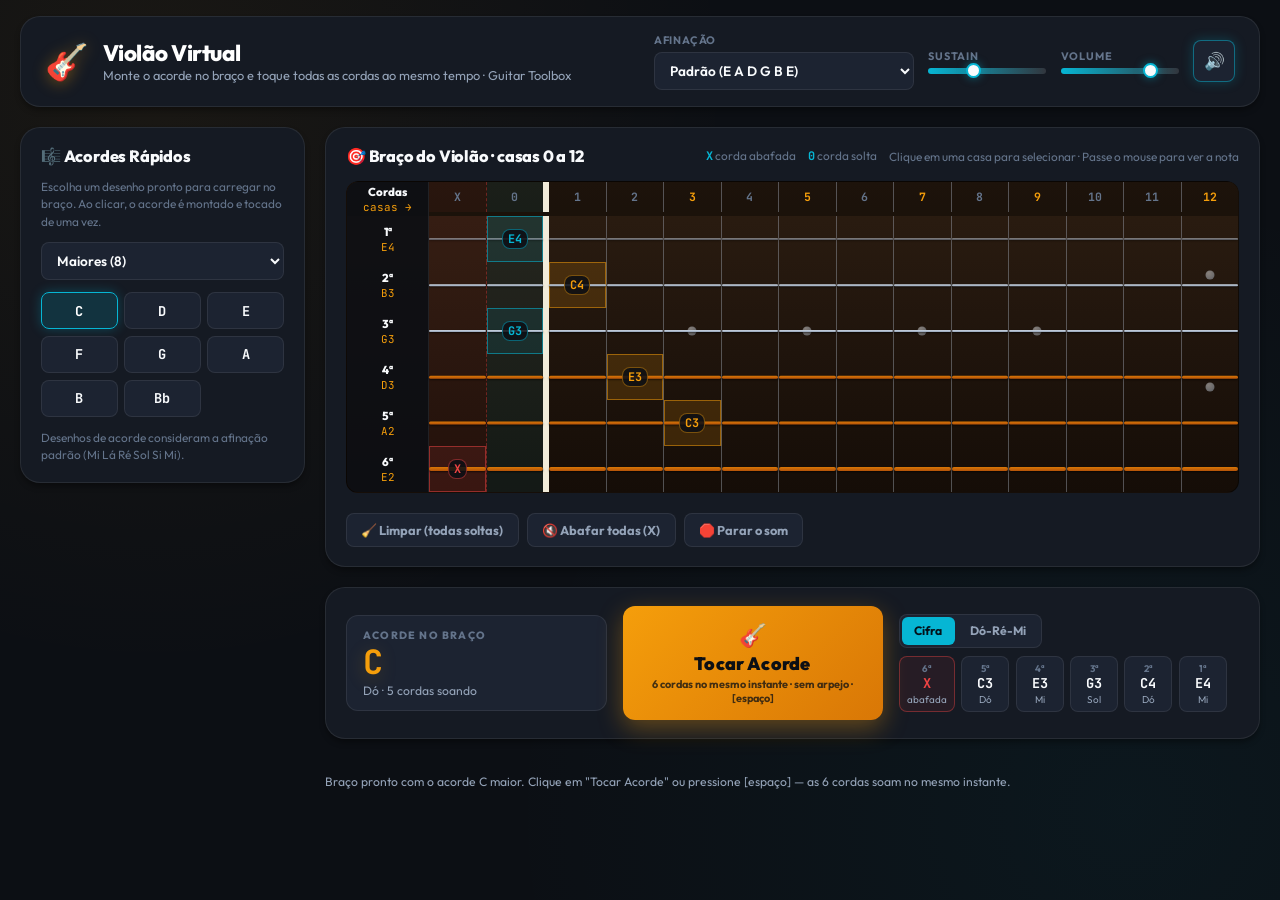
<file: modules/virtual-guitar/index.html>
<!DOCTYPE html>
<html lang="pt-BR">
<head>
  <meta charset="UTF-8">
  <meta name="viewport" content="width=device-width, initial-scale=1.0">
  <title>Violão Virtual | Guitar Toolbox</title>
  <meta name="description" content="Violão Virtual da Guitar Toolbox: monte acordes no braço de 6 cordas e 12 trastes e toque todas as cordas simultaneamente com síntese de cordas via Web Audio API.">

  <!-- Fontes (mesmo padrão visual da Guitar Toolbox) -->
  <link rel="preconnect" href="https://fonts.googleapis.com">
  <link rel="preconnect" href="https://fonts.gstatic.com" crossorigin>
  <link href="https://fonts.googleapis.com/css2?family=Outfit:wght@400;500;600;700;800;900&family=JetBrains+Mono:wght@500;700&display=swap" rel="stylesheet">

  <style>
/* ==========================================================================
   Violão Virtual — Ferramenta da Guitar Toolbox
   Aplicação autossuficiente (HTML + CSS + JavaScript em um único arquivo)
   ========================================================================== */
:root {
  --font-main: 'Outfit', -apple-system, BlinkMacSystemFont, "Segoe UI", Roboto, sans-serif;
  --font-mono: 'JetBrains Mono', ui-monospace, monospace;

  --bg-main: #0c0f14;
  --bg-surface: #151a23;
  --bg-card: #1c2331;
  --bg-card-hover: #222b3d;

  --accent-gold: #f59e0b;
  --accent-amber: #d97706;
  --accent-cyan: #06b6d4;
  --accent-green: #10b981;
  --accent-red: #ef4444;

  --text-primary: #f8fafc;
  --text-secondary: #94a3b8;
  --text-muted: #64748b;

  /* Paleta de madeira do braço */
  --fretboard-wood-top: #2c1d11;
  --fretboard-wood-mid: #1f140c;
  --fretboard-wood-bot: #150d07;
  --fret-wire: #9ca3af;
  --nut-color: #f1ebd9;

  --string-plain: #cbd5e1;
  --string-wound: #b45309;

  --border-subtle: rgba(255, 255, 255, 0.08);
  --shadow-sm: 0 4px 6px -1px rgba(0, 0, 0, 0.4);
  --shadow-lg: 0 10px 25px -5px rgba(0, 0, 0, 0.6);

  --radius-sm: 8px;
  --radius-md: 12px;
  --radius-lg: 20px;
  --radius-full: 9999px;
}

* {
  margin: 0;
  padding: 0;
  box-sizing: border-box;
  -webkit-tap-highlight-color: transparent;
}

body {
  font-family: var(--font-main);
  background-color: var(--bg-main);
  color: var(--text-primary);
  min-height: 100vh;
  padding: 1rem 1.25rem 2.5rem 1.25rem;
  background-image:
    radial-gradient(circle at 12% 10%, rgba(245, 158, 11, 0.06) 0%, transparent 42%),
    radial-gradient(circle at 88% 90%, rgba(6, 182, 212, 0.05) 0%, transparent 45%);
  background-attachment: fixed;
  overflow-x: hidden;
}

.app-shell {
  max-width: 1560px;
  margin: 0 auto;
  display: flex;
  flex-direction: column;
  gap: 1.25rem;
}

/* ==========================================================================
   Cabeçalho
   ========================================================================== */
.top-header {
  display: flex;
  flex-wrap: wrap;
  align-items: center;
  justify-content: space-between;
  gap: 1.25rem;
  background: var(--bg-surface);
  border: 1px solid var(--border-subtle);
  border-radius: var(--radius-lg);
  padding: 1rem 1.5rem;
  box-shadow: var(--shadow-sm);
}

.brand {
  display: flex;
  align-items: center;
  gap: 0.85rem;
}

.brand-icon {
  font-size: 2.2rem;
  filter: drop-shadow(0 2px 8px rgba(245, 158, 11, 0.4));
  animation: floatIcon 4s ease-in-out infinite alternate;
}

@keyframes floatIcon {
  0% { transform: translateY(0) rotate(0deg); }
  100% { transform: translateY(-3px) rotate(-4deg); }
}

.brand h1 {
  font-size: 1.4rem;
  font-weight: 800;
  letter-spacing: -0.5px;
  background: linear-gradient(135deg, #ffffff 40%, var(--accent-cyan) 100%);
  -webkit-background-clip: text;
  -webkit-text-fill-color: transparent;
  background-clip: text;
}

.brand .subtitle {
  font-size: 0.8rem;
  color: var(--text-secondary);
}

.header-controls {
  display: flex;
  flex-wrap: wrap;
  align-items: center;
  gap: 0.9rem;
}

.ctl {
  display: flex;
  flex-direction: column;
  gap: 0.3rem;
  font-size: 0.68rem;
  font-weight: 700;
  letter-spacing: 0.8px;
  text-transform: uppercase;
  color: var(--text-muted);
}

.styled-select {
  background: var(--bg-card);
  color: var(--text-primary);
  border: 1px solid var(--border-subtle);
  border-radius: var(--radius-sm);
  padding: 0.5rem 0.7rem;
  font-family: var(--font-main);
  font-size: 0.85rem;
  font-weight: 600;
  outline: none;
  cursor: pointer;
  transition: border-color 0.2s, box-shadow 0.2s;
  max-width: 260px;
}

.styled-select:focus {
  border-color: var(--accent-cyan);
  box-shadow: 0 0 0 2px rgba(6, 182, 212, 0.2);
}

input[type="range"] {
  -webkit-appearance: none;
  appearance: none;
  width: 118px;
  height: 6px;
  border-radius: var(--radius-full);
  background: linear-gradient(90deg, var(--accent-cyan), rgba(255, 255, 255, 0.12));
  outline: none;
  cursor: pointer;
}

input[type="range"]::-webkit-slider-thumb {
  -webkit-appearance: none;
  appearance: none;
  width: 15px;
  height: 15px;
  border-radius: 50%;
  background: var(--text-primary);
  border: 2px solid var(--accent-cyan);
  box-shadow: 0 0 8px rgba(6, 182, 212, 0.5);
  cursor: pointer;
}

input[type="range"]::-moz-range-thumb {
  width: 15px;
  height: 15px;
  border: 2px solid var(--accent-cyan);
  border-radius: 50%;
  background: var(--text-primary);
  cursor: pointer;
}

.icon-toggle {
  background: var(--bg-card);
  border: 1px solid var(--border-subtle);
  color: var(--text-secondary);
  font-size: 1.05rem;
  width: 42px;
  height: 42px;
  border-radius: var(--radius-sm);
  cursor: pointer;
  transition: all 0.2s ease;
}

.icon-toggle:hover {
  background: var(--bg-card-hover);
  color: var(--text-primary);
}

.icon-toggle.active {
  border-color: rgba(6, 182, 212, 0.5);
  box-shadow: 0 0 12px rgba(6, 182, 212, 0.25);
}

/* ==========================================================================
   Layout de trabalho
   ========================================================================== */
.workspace {
  display: grid;
  grid-template-columns: minmax(230px, 285px) minmax(0, 1fr);
  gap: 1.25rem;
  align-items: start;
}

.board-column {
  display: flex;
  flex-direction: column;
  gap: 1.25rem;
  min-width: 0;
}

.panel {
  background: var(--bg-surface);
  border: 1px solid var(--border-subtle);
  border-radius: var(--radius-lg);
  padding: 1.15rem 1.25rem;
  box-shadow: var(--shadow-sm);
}

.panel-head {
  display: flex;
  flex-wrap: wrap;
  align-items: center;
  justify-content: space-between;
  gap: 0.75rem;
  margin-bottom: 0.9rem;
}

.panel-title {
  font-size: 1.02rem;
  font-weight: 800;
  letter-spacing: -0.2px;
  display: flex;
  align-items: center;
  gap: 0.45rem;
}

.hint {
  font-size: 0.74rem;
  line-height: 1.45;
  color: var(--text-muted);
}

/* ==========================================================================
   Painel de Acordes Rápidos (dicionário de voicings)
   ========================================================================== */
.presets-panel {
  display: flex;
  flex-direction: column;
  gap: 0.75rem;
}

.chord-grid {
  display: grid;
  grid-template-columns: repeat(auto-fill, minmax(64px, 1fr));
  gap: 0.4rem;
}

.chord-btn {
  background: var(--bg-card);
  border: 1px solid var(--border-subtle);
  border-radius: var(--radius-sm);
  color: var(--text-primary);
  font-family: var(--font-mono);
  font-size: 0.85rem;
  font-weight: 700;
  padding: 0.55rem 0.25rem;
  cursor: pointer;
  transition: all 0.18s ease;
}

.chord-btn:hover {
  background: var(--bg-card-hover);
  border-color: rgba(6, 182, 212, 0.45);
  transform: translateY(-2px);
}

.chord-btn.active {
  background: rgba(6, 182, 212, 0.16);
  border-color: var(--accent-cyan);
  color: #ffffff;
  box-shadow: 0 0 12px rgba(6, 182, 212, 0.3);
}

/* ==========================================================================
   Braço do Violão
   ========================================================================== */
.fretboard-legend {
  display: flex;
  flex-wrap: wrap;
  align-items: center;
  gap: 0.75rem;
  font-size: 0.74rem;
  color: var(--text-muted);
}

.fretboard-legend b {
  font-family: var(--font-mono);
  color: var(--accent-cyan);
}

.fretboard-scroll {
  overflow-x: auto;
  overflow-y: hidden;
  padding-bottom: 0.35rem;
  border-radius: var(--radius-md);
}

.fretboard {
  min-width: 830px;
  display: flex;
  flex-direction: column;
  border-radius: var(--radius-md);
  overflow: hidden;
  background: linear-gradient(180deg, var(--fretboard-wood-top) 0%, var(--fretboard-wood-mid) 55%, var(--fretboard-wood-bot) 100%);
  border: 1px solid rgba(0, 0, 0, 0.5);
}

.fret-row {
  display: flex;
  align-items: stretch;
}

.fret-row.is-header {
  background: rgba(0, 0, 0, 0.35);
}

.string-label-cell {
  flex: 0 0 82px;
  width: 82px;
  display: flex;
  flex-direction: column;
  align-items: center;
  justify-content: center;
  gap: 0.05rem;
  background: rgba(12, 15, 20, 0.85);
  border-right: 1px solid var(--border-subtle);
  font-size: 0.72rem;
  color: var(--text-secondary);
  padding: 0.15rem 0.2rem;
}

.string-label-cell .s-label {
  font-weight: 800;
  color: var(--text-primary);
}

.string-label-cell .s-note {
  font-family: var(--font-mono);
  font-size: 0.68rem;
  color: var(--accent-gold);
}

/* Células (cabeçalho de casas + colunas) */
.fret-cell {
  flex: 1 1 0;
  min-width: 54px;
  position: relative;
  display: flex;
  align-items: center;
  justify-content: center;
  background: transparent;
  border: none;
  border-right: 1px solid rgba(156, 163, 175, 0.45);
  font-family: var(--font-mono);
  color: var(--text-secondary);
}

.fret-row.is-header .fret-cell {
  height: 30px;
  font-size: 0.72rem;
  font-weight: 700;
  color: var(--text-muted);
}

.fret-row.is-header .fret-cell.is-marker {
  color: var(--accent-gold);
}

.fret-cell.col-mute {
  background: rgba(239, 68, 68, 0.06);
  border-right: 1px dashed rgba(239, 68, 68, 0.35);
}

.fret-cell.col-open {
  background: rgba(6, 182, 212, 0.07);
  border-right: 6px solid var(--nut-color);
}

.fret-cell.is-last {
  border-right: none;
}

/* Corda desenhada atravessando cada célula */
.fret-row .fret-cell::after {
  content: '';
  position: absolute;
  left: 0;
  right: 0;
  top: 50%;
  transform: translateY(-50%);
  border-radius: var(--radius-full);
  background: linear-gradient(180deg, var(--string-plain) 0%, #94a3b8 100%);
  box-shadow: 0 1px 2px rgba(0, 0, 0, 0.6);
}

.fret-row .fret-cell.wound::after {
  background: linear-gradient(180deg, #d97706 0%, var(--string-wound) 100%);
}

/* Espessuras proporcionais: 1ª corda fina -> 6ª corda grossa */
.fret-row.string-1 .fret-cell::after { height: 1px; }
.fret-row.string-2 .fret-cell::after { height: 1.5px; }
.fret-row.string-3 .fret-cell::after { height: 2px; }
.fret-row.string-4 .fret-cell::after { height: 2.6px; }
.fret-row.string-5 .fret-cell::after { height: 3.2px; }
.fret-row.string-6 .fret-cell::after { height: 4px; }

/* Marcadores perolados do braço */
.inlay-dot {
  position: absolute;
  left: 50%;
  transform: translate(-50%, -50%);
  width: 9px;
  height: 9px;
  border-radius: 50%;
  background: radial-gradient(circle at 35% 30%, #ffffff 0%, #cbd5e1 60%, #94a3b8 100%);
  opacity: 0.45;
  pointer-events: none;
}

.inlay-dot.inlay-center { top: 50%; }
.inlay-dot.inlay-top { top: 28%; }
.inlay-dot.inlay-bottom { top: 72%; }

/* Célula clicável (escolha da casa) */
.fret-option {
  height: 46px;
  cursor: pointer;
  transition: background 0.15s ease, box-shadow 0.15s ease;
}

.fret-option:hover {
  background: rgba(255, 255, 255, 0.07);
}

.fret-option .fret-note {
  position: relative;
  z-index: 2;
  font-size: 0.74rem;
  font-weight: 700;
  padding: 0.05rem 0.3rem;
  border-radius: var(--radius-sm);
  background: rgba(12, 15, 20, 0.85);
  opacity: 0;
  transition: opacity 0.15s ease;
}

.fret-option:hover .fret-note {
  opacity: 1;
}

.fret-option.selected {
  background: rgba(245, 158, 11, 0.16);
  box-shadow: inset 0 0 0 1px rgba(245, 158, 11, 0.5);
}

.fret-option.selected .fret-note {
  opacity: 1;
  color: var(--accent-gold);
  border: 1px solid rgba(245, 158, 11, 0.45);
}

.fret-option.selected.is-open {
  background: rgba(6, 182, 212, 0.16);
  box-shadow: inset 0 0 0 1px rgba(6, 182, 212, 0.55);
}

.fret-option.selected.is-open .fret-note {
  color: var(--accent-cyan);
  border-color: rgba(6, 182, 212, 0.5);
}

.fret-option.selected.is-mute {
  background: rgba(239, 68, 68, 0.16);
  box-shadow: inset 0 0 0 1px rgba(239, 68, 68, 0.5);
}

.fret-option.selected.is-mute .fret-note {
  color: var(--accent-red);
  border-color: rgba(239, 68, 68, 0.5);
}

.fret-option.ringing {
  animation: stringRing 0.55s ease-out;
}

@keyframes stringRing {
  0% { background: rgba(245, 158, 11, 0.5); }
  100% { background: rgba(245, 158, 11, 0); }
}

.fretboard-actions {
  display: flex;
  flex-wrap: wrap;
  gap: 0.5rem;
  margin-top: 0.9rem;
}

.btn-ghost {
  background: var(--bg-card);
  border: 1px solid var(--border-subtle);
  color: var(--text-secondary);
  font-family: var(--font-main);
  font-size: 0.8rem;
  font-weight: 700;
  padding: 0.5rem 0.9rem;
  border-radius: var(--radius-sm);
  cursor: pointer;
  transition: all 0.18s ease;
}

.btn-ghost:hover {
  background: var(--bg-card-hover);
  color: var(--text-primary);
  border-color: rgba(255, 255, 255, 0.2);
}

/* ==========================================================================
   Painel de Execução
   ========================================================================== */
.play-panel {
  display: flex;
  flex-wrap: wrap;
  align-items: center;
  gap: 1rem;
}

.chord-info {
  flex: 1 1 220px;
  display: flex;
  flex-direction: column;
  gap: 0.2rem;
  background: var(--bg-card);
  border: 1px solid var(--border-subtle);
  border-radius: var(--radius-md);
  padding: 0.7rem 1rem;
  min-height: 92px;
  justify-content: center;
}

.chord-info-label {
  font-size: 0.66rem;
  font-weight: 800;
  letter-spacing: 1.2px;
  text-transform: uppercase;
  color: var(--text-muted);
}

.chord-name {
  font-family: var(--font-mono);
  font-size: 2.1rem;
  font-weight: 700;
  line-height: 1.05;
  color: var(--accent-gold);
  text-shadow: 0 4px 18px rgba(245, 158, 11, 0.25);
}

.chord-detail {
  font-size: 0.76rem;
  color: var(--text-secondary);
}

.btn-play {
  flex: 0 0 auto;
  width: 260px;
  display: flex;
  flex-direction: column;
  align-items: center;
  justify-content: center;
  gap: 0.15rem;
  padding: 0.95rem 1.25rem;
  border: none;
  border-radius: var(--radius-md);
  background: linear-gradient(135deg, var(--accent-gold), var(--accent-amber));
  color: #0c0f14;
  font-family: var(--font-main);
  cursor: pointer;
  box-shadow: 0 8px 24px rgba(245, 158, 11, 0.35);
  transition: transform 0.15s ease, filter 0.15s ease, box-shadow 0.15s ease;
}

.btn-play:hover {
  transform: translateY(-2px);
  filter: brightness(1.06);
}

.btn-play:active {
  transform: translateY(1px) scale(0.995);
}

.btn-play.flash {
  animation: playFlash 0.4s ease-out;
}

@keyframes playFlash {
  0% { box-shadow: 0 0 0 0 rgba(245, 158, 11, 0.6); }
  100% { box-shadow: 0 0 0 18px rgba(245, 158, 11, 0); }
}

.btn-play-icon { font-size: 1.4rem; }
.btn-play-text { font-size: 1.12rem; font-weight: 900; letter-spacing: 0.3px; }
.btn-play-hint { font-size: 0.68rem; font-weight: 700; opacity: 0.75; }

.notes-area {
  flex: 1 1 300px;
  display: flex;
  flex-direction: column;
  gap: 0.5rem;
}

.note-chips {
  display: flex;
  flex-wrap: wrap;
  gap: 0.4rem;
  min-height: 46px;
}

.note-chip {
  display: flex;
  flex-direction: column;
  align-items: center;
  gap: 0.05rem;
  min-width: 48px;
  padding: 0.3rem 0.45rem;
  border-radius: var(--radius-sm);
  background: var(--bg-card);
  border: 1px solid var(--border-subtle);
}

.note-chip .chip-string {
  font-size: 0.6rem;
  font-weight: 700;
  color: var(--text-muted);
}

.note-chip .chip-note {
  font-family: var(--font-mono);
  font-size: 0.85rem;
  font-weight: 700;
  color: var(--text-primary);
}

.note-chip .chip-solfejo {
  font-size: 0.62rem;
  color: var(--text-secondary);
}

.note-chip.is-muted {
  border-color: rgba(239, 68, 68, 0.4);
  background: rgba(239, 68, 68, 0.08);
}

.note-chip.is-muted .chip-note { color: var(--accent-red); }

.note-chip.is-ringing {
  border-color: rgba(245, 158, 11, 0.6);
  box-shadow: 0 0 12px rgba(245, 158, 11, 0.3);
}

.notation-toggle {
  display: flex;
  gap: 2px;
  background: var(--bg-card);
  border: 1px solid var(--border-subtle);
  border-radius: var(--radius-sm);
  padding: 2px;
  width: fit-content;
}

.toggle-btn {
  background: transparent;
  border: none;
  color: var(--text-secondary);
  font-family: var(--font-main);
  font-size: 0.76rem;
  font-weight: 700;
  padding: 0.4rem 0.8rem;
  border-radius: 6px;
  cursor: pointer;
  transition: all 0.18s ease;
}

.toggle-btn.active {
  background: var(--accent-cyan);
  color: #04121a;
}

.status-line {
  margin-top: 0.9rem;
  font-size: 0.76rem;
  color: var(--text-secondary);
  min-height: 1.1rem;
}

.status-line.success { color: var(--accent-green); font-weight: 600; }
.status-line.warning { color: var(--accent-red); font-weight: 600; }

/* ==========================================================================
   Responsivo
   ========================================================================== */
@media (max-width: 1000px) {
  .workspace {
    grid-template-columns: 1fr;
  }

  .chord-grid {
    grid-template-columns: repeat(auto-fill, minmax(58px, 1fr));
  }
}

@media (max-width: 620px) {
  .btn-play { width: 100%; }
  .styled-select { max-width: 100%; }
  .brand h1 { font-size: 1.2rem; }
}

  </style>
</head>
<body>
  <div class="app-shell">
    <!-- =========================================================
         CABEÇALHO: identidade + controles globais
         ========================================================= -->
    <header class="top-header">
      <div class="brand">
        <span class="brand-icon">🎸</span>
        <div>
          <h1>Violão Virtual</h1>
          <p class="subtitle">Monte o acorde no braço e toque todas as cordas ao mesmo tempo · Guitar Toolbox</p>
        </div>
      </div>

      <div class="header-controls">
        <label class="ctl">
          <span>Afinação</span>
          <select id="tuning-select" class="styled-select" aria-label="Afinação do violão"></select>
        </label>

        <label class="ctl">
          <span>Sustain</span>
          <input type="range" id="sustain-range" min="60" max="170" step="5" value="100" aria-label="Duração do som (sustain)">
        </label>

        <label class="ctl">
          <span>Volume</span>
          <input type="range" id="volume-range" min="0" max="100" step="1" value="80" aria-label="Volume geral">
        </label>

        <button type="button" class="icon-toggle active" id="sound-toggle" title="Ligar / desligar o som">🔊</button>
      </div>
    </header>

    <div class="workspace">
      <!-- =========================================================
           PAINEL ESQUERDO: dicionário de acordes prontos
           ========================================================= -->
      <aside class="panel presets-panel">
        <h2 class="panel-title">🎼 Acordes Rápidos</h2>
        <p class="hint">Escolha um desenho pronto para carregar no braço. Ao clicar, o acorde é montado e tocado de uma vez.</p>

        <select id="chord-category" class="styled-select" aria-label="Categoria de acordes"></select>
        <div class="chord-grid" id="chord-grid"></div>

        <p class="hint" id="tuning-note">
          Desenhos de acorde consideram a afinação padrão (Mi Lá Ré Sol Si Mi).
        </p>
      </aside>

      <div class="board-column">
        <!-- =========================================================
             BRAÇO DO VIOLÃO (6 cordas × 12 trastes)
             ========================================================= -->
        <section class="panel fretboard-panel">
          <div class="panel-head">
            <h2 class="panel-title">🎯 Braço do Violão · casas 0 a 12</h2>
            <div class="fretboard-legend">
              <span><b>X</b> corda abafada</span>
              <span><b>0</b> corda solta</span>
              <span>Clique em uma casa para selecionar · Passe o mouse para ver a nota</span>
            </div>
          </div>

          <div class="fretboard-scroll">
            <div class="fretboard" id="fretboard"></div>
          </div>

          <div class="fretboard-actions">
            <button type="button" class="btn-ghost" id="btn-clear">🧹 Limpar (todas soltas)</button>
            <button type="button" class="btn-ghost" id="btn-mute-all">🔇 Abafar todas (X)</button>
            <button type="button" class="btn-ghost" id="btn-stop">🛑 Parar o som</button>
          </div>
        </section>

        <!-- =========================================================
             PAINEL DE EXECUÇÃO: nome do acorde + botão principal
             ========================================================= -->
        <section class="panel play-panel">
          <div class="chord-info">
            <span class="chord-info-label">Acorde no braço</span>
            <span class="chord-name" id="chord-name">—</span>
            <span class="chord-detail" id="chord-detail">Nenhuma corda selecionada</span>
          </div>

          <button type="button" class="btn-play" id="btn-play" title="Todas as cordas soam no mesmo instante (atalho: barra de espaço)">
            <span class="btn-play-icon">🎸</span>
            <span class="btn-play-text">Tocar Acorde</span>
            <span class="btn-play-hint">6 cordas no mesmo instante · sem arpejo · [espaço]</span>
          </button>

          <div class="notes-area">
            <div class="notation-toggle" role="group" aria-label="Tipo de notação">
              <button type="button" class="toggle-btn active" data-notation="cifra">Cifra</button>
              <button type="button" class="toggle-btn" data-notation="solfejo">Dó-Ré-Mi</button>
            </div>
            <div class="note-chips" id="note-chips"></div>
          </div>
        </section>

        <p class="status-line" id="status-line">
          Selecione casas no braço ou escolha um acorde pronto à esquerda. Atalhos: [espaço] toca o acorde · [Esc] limpa o braço.
        </p>
      </div>
    </div>
  </div>

<!-- BODY_PART_2 -->
<script>
/* ==========================================================================
   Violão Virtual — Motor de acordes (Web Audio API nativa)
   --------------------------------------------------------------------------
   Regras de projeto:
   1. Nenhuma biblioteca externa: a síntese das cordas é 100% Web Audio API.
   2. O acorde NUNCA é arpejado: todas as cordas recebem o mesmo timestamp.
   3. A afinação é a fonte da verdade: notas e frequências derivam de MIDI.
   ========================================================================== */
(function () {
  'use strict';

  /* ------------------------------------------------------------------------
     1. Teoria musical / utilitários
     ------------------------------------------------------------------------ */
  const NOTES_SHARP = ['C', 'C#', 'D', 'D#', 'E', 'F', 'F#', 'G', 'G#', 'A', 'A#', 'B'];
  // Grafia com bemóis usada apenas na nomenclatura de acordes (harmonia),
  // mantendo sustenidos nas notas do braço (padrão de tablatura/cifra).
  const NOTES_FLAT = ['C', 'Db', 'D', 'Eb', 'E', 'F', 'Gb', 'G', 'Ab', 'A', 'Bb', 'B'];
  const FLAT_ROOT_CLASSES = [1, 3, 6, 8, 10]; // Db, Eb, Gb, Ab, Bb

  const SOLFEJO_MAP = {
    'C': 'Dó', 'C#': 'Dó#', 'D': 'Ré', 'D#': 'Ré#', 'E': 'Mi', 'F': 'Fá',
    'F#': 'Fá#', 'G': 'Sol', 'G#': 'Sol#', 'A': 'Lá', 'A#': 'Lá#', 'B': 'Si'
  };

  const MUTE = 'X';
  const TOTAL_FRETS = 12;

  function midiToFreq(midi) {
    return 440 * Math.pow(2, (midi - 69) / 12);
  }

  function pitchClass(midi) {
    return ((midi % 12) + 12) % 12;
  }

  function noteNameFromMidi(midi) {
    return NOTES_SHARP[pitchClass(midi)];
  }

  function octaveFromMidi(midi) {
    return Math.floor(midi / 12) - 1;
  }

  function noteLabelFromMidi(midi) {
    return noteNameFromMidi(midi) + octaveFromMidi(midi);
  }

  function solfejoFromMidi(midi) {
    return SOLFEJO_MAP[noteNameFromMidi(midi)] || noteNameFromMidi(midi);
  }

  /* ------------------------------------------------------------------------
     2. Afinações (MIDI por corda: 1 = Mi agudo ... 6 = Mi grave)
     ------------------------------------------------------------------------ */
  const TUNINGS = [
    {
      id: 'standard',
      label: 'Padrão (E A D G B E)',
      openMidi: { 1: 64, 2: 59, 3: 55, 4: 50, 5: 45, 6: 40 }
    },
    {
      id: 'half_down',
      label: 'Meio tom abaixo (Eb Ab Db Gb Bb Eb)',
      openMidi: { 1: 63, 2: 58, 3: 54, 4: 49, 5: 44, 6: 39 }
    },
    {
      id: 'drop_d',
      label: 'Drop D (D A D G B E)',
      openMidi: { 1: 64, 2: 59, 3: 55, 4: 50, 5: 45, 6: 38 }
    },
    {
      id: 'open_g',
      label: 'Open G (D B G D G D)',
      openMidi: { 1: 62, 2: 59, 3: 55, 4: 50, 5: 43, 6: 38 }
    }
  ];

  // Ordem visual do braço: 1ª corda (Mi agudo) em cima, 6ª (Mi grave) embaixo.
  const STRINGS = [
    { index: 1, label: '1ª', wound: false },
    { index: 2, label: '2ª', wound: false },
    { index: 3, label: '3ª', wound: false },
    { index: 4, label: '4ª', wound: true },
    { index: 5, label: '5ª', wound: true },
    { index: 6, label: '6ª', wound: true }
  ];

  // Colunas do braço: X (abafada), 0 (solta) e 1..12
  const FRET_COLUMNS = [MUTE, 0, 1, 2, 3, 4, 5, 6, 7, 8, 9, 10, 11, 12];
  const MARKER_FRETS = [3, 5, 7, 9, 12];

  /* ------------------------------------------------------------------------
     3. Estado da aplicação
     ------------------------------------------------------------------------ */
  const state = {
    tuningId: 'standard',
    // Acorde inicial: C maior em afinação padrão
    selection: { 1: 0, 2: 1, 3: 0, 4: 2, 5: 3, 6: MUTE },
    notation: 'cifra',
    soundEnabled: true,
    sustain: 1,
    volume: 0.8,
    activeChordName: 'C',
    activeCategoryId: 'majors'
  };

  function currentTuning() {
    return TUNINGS.find(t => t.id === state.tuningId) || TUNINGS[0];
  }

  function openMidiOf(stringIndex) {
    return currentTuning().openMidi[stringIndex];
  }

  function midiFor(stringIndex, fret) {
    return openMidiOf(stringIndex) + fret;
  }

  /* ------------------------------------------------------------------------
     4. Referências de DOM
     ------------------------------------------------------------------------ */
  const dom = {
    fretboard: document.getElementById('fretboard'),
    chordCategory: document.getElementById('chord-category'),
    chordGrid: document.getElementById('chord-grid'),
    tuningSelect: document.getElementById('tuning-select'),
    tuningNote: document.getElementById('tuning-note'),
    sustainRange: document.getElementById('sustain-range'),
    volumeRange: document.getElementById('volume-range'),
    soundToggle: document.getElementById('sound-toggle'),
    chordName: document.getElementById('chord-name'),
    chordDetail: document.getElementById('chord-detail'),
    noteChips: document.getElementById('note-chips'),
    statusLine: document.getElementById('status-line'),
    btnPlay: document.getElementById('btn-play'),
    btnClear: document.getElementById('btn-clear'),
    btnMuteAll: document.getElementById('btn-mute-all'),
    btnStop: document.getElementById('btn-stop'),
    notationButtons: document.querySelectorAll('[data-notation]')
  };

  /* ------------------------------------------------------------------------
     5. Motor de áudio: GuitarSynth (Web Audio API nativa, sem dependências)
     ------------------------------------------------------------------------ */
  class GuitarSynth {
    constructor() {
      this.ctx = null;
      this.master = null;
      this.compressor = null;
      this.dryBus = null;
      this.wetBus = null;
      this.reverb = null;
      this.noiseBuffer = null;
      this.volume = 0.8;
      this.sustain = 1;
      this.muted = false;
      this.activeVoices = new Set();
    }

    isSupported() {
      return !!(window.AudioContext || window.webkitAudioContext);
    }

    /**
     * Cria o AudioContext e a cadeia de sinal:
     * voices -> dryBus/wetBus -> master -> compressor -> saída
     */
    init() {
      if (this.ctx || !this.isSupported()) return;
      const Ctx = window.AudioContext || window.webkitAudioContext;
      const ctx = new Ctx();
      this.ctx = ctx;

      this.master = ctx.createGain();
      this.master.gain.value = this.muted ? 0 : this.volume;

      // Limitador suave: evita clipping quando as 6 cordas atacam juntas
      this.compressor = ctx.createDynamicsCompressor();
      this.compressor.threshold.value = -12;
      this.compressor.knee.value = 16;
      this.compressor.ratio.value = 4.5;
      this.compressor.attack.value = 0.004;
      this.compressor.release.value = 0.3;

      this.master.connect(this.compressor);
      this.compressor.connect(ctx.destination);

      // Ambience: reverb por convolução com resposta ao impulso gerada em código
      this.reverb = ctx.createConvolver();
      this.reverb.buffer = this.createImpulseResponse(2.0, 3.1);

      this.wetBus = ctx.createGain();
      this.wetBus.gain.value = 0.16;
      this.wetBus.connect(this.reverb);
      this.reverb.connect(this.master);

      this.dryBus = ctx.createGain();
      this.dryBus.gain.value = 1;
      this.dryBus.connect(this.master);

      this.noiseBuffer = this.createNoiseBuffer(0.3);
    }

    /** Resposta ao impulso (sala curta) gerada proceduralmente, sem arquivos externos. */
    createImpulseResponse(duration, decay) {
      const rate = this.ctx.sampleRate;
      const length = Math.max(1, Math.floor(rate * duration));
      const impulse = this.ctx.createBuffer(2, length, rate);

      for (let channel = 0; channel < 2; channel++) {
        const data = impulse.getChannelData(channel);
        for (let i = 0; i < length; i++) {
          const progress = i / length;
          data[i] = (Math.random() * 2 - 1) * Math.pow(1 - progress, decay);
        }
      }
      return impulse;
    }

    /** Ruído branco reaproveitado no transiente da palhetada e no "chuck" abafado. */
    createNoiseBuffer(duration) {
      const rate = this.ctx.sampleRate;
      const length = Math.max(1, Math.floor(rate * duration));
      const buffer = this.ctx.createBuffer(1, length, rate);
      const data = buffer.getChannelData(0);
      for (let i = 0; i < length; i++) {
        data[i] = Math.random() * 2 - 1;
      }
      return buffer;
    }

    /** Garante o contexto pronto (sempre chamado dentro de um gesto do usuário). */
    ensureReady() {
      this.init();
      if (this.ctx && this.ctx.state === 'suspended') {
        const resumeResult = this.ctx.resume();
        if (resumeResult && typeof resumeResult.catch === 'function') {
          resumeResult.catch(() => {});
        }
      }
    }

    setVolume(value) {
      this.volume = Math.min(1, Math.max(0, value));
      if (this.ctx && this.master) {
        this.master.gain.setTargetAtTime(this.muted ? 0 : this.volume, this.ctx.currentTime, 0.02);
      }
    }

    setSustain(multiplier) {
      this.sustain = Math.min(2, Math.max(0.4, multiplier));
    }

    setMuted(flag) {
      this.muted = !!flag;
      if (this.ctx && this.master) {
        this.master.gain.setTargetAtTime(this.muted ? 0 : this.volume, this.ctx.currentTime, 0.02);
      }
    }

    /**
     * Uma corda pinçada. Timbre = dois osciladores levemente desafinados
     * (triangular + serra filtrada), reforço de fundamental nas cordas graves,
     * filtro passa-baixa com envelope e transiente curto de palhetada.
     * Envelope: ataque rápido (~6 ms) + decaimento exponencial natural.
     * @returns {number} tempo de sustain em segundos
     */
    pluck(frequency, when) {
      const ctx = this.ctx;

      // Cordas graves (mais massa) ringem mais tempo e soam mais encorpadas
      const ringBase = 7.2 / Math.pow(frequency / 82.41, 0.85);
      const ringTime = Math.min(5.2, Math.max(1.0, ringBase)) * this.sustain;
      const peak = Math.min(0.26, 0.15 + 0.07 * Math.min(1, 190 / frequency));

      const voiceGain = ctx.createGain();
      voiceGain.gain.setValueAtTime(0.0001, when);
      voiceGain.gain.linearRampToValueAtTime(peak, when + 0.006);
      voiceGain.gain.exponentialRampToValueAtTime(0.0001, when + ringTime);

      const filter = ctx.createBiquadFilter();
      filter.type = 'lowpass';
      filter.Q.value = 0.8;
      filter.frequency.setValueAtTime(Math.min(frequency * 15, 9000), when);
      filter.frequency.exponentialRampToValueAtTime(Math.max(frequency * 2, 340), when + ringTime * 0.6);
      filter.connect(voiceGain);

      const oscillators = [];

      const body = ctx.createOscillator();
      body.type = 'triangle';
      body.frequency.setValueAtTime(frequency, when);
      body.detune.setValueAtTime(6, when);
      const bodyGain = ctx.createGain();
      bodyGain.gain.value = 0.85;
      body.connect(bodyGain);
      bodyGain.connect(filter);
      oscillators.push(body);

      const bright = ctx.createOscillator();
      bright.type = 'sawtooth';
      bright.frequency.setValueAtTime(frequency, when);
      bright.detune.setValueAtTime(-7, when);
      const brightGain = ctx.createGain();
      brightGain.gain.value = 0.32;
      bright.connect(brightGain);
      brightGain.connect(filter);
      oscillators.push(bright);

      if (frequency < 165) {
        const sub = ctx.createOscillator();
        sub.type = 'sine';
        sub.frequency.setValueAtTime(frequency, when);
        const subGain = ctx.createGain();
        subGain.gain.value = 0.5;
        sub.connect(subGain);
        subGain.connect(filter);
        oscillators.push(sub);
      }

      // Transiente da palhetada (ruído curtíssimo em band-pass)
      const pick = ctx.createBufferSource();
      pick.buffer = this.noiseBuffer;
      pick.playbackRate.value = 0.85 + Math.random() * 0.3;
      const pickFilter = ctx.createBiquadFilter();
      pickFilter.type = 'bandpass';
      pickFilter.frequency.value = Math.min(frequency * 3.2, 4200);
      pickFilter.Q.value = 0.9;
      const pickGain = ctx.createGain();
      pickGain.gain.setValueAtTime(0.0001, when);
      pickGain.gain.linearRampToValueAtTime(0.16, when + 0.004);
      pickGain.gain.exponentialRampToValueAtTime(0.0001, when + 0.09);
      pick.connect(pickFilter);
      pickFilter.connect(pickGain);
      pickGain.connect(voiceGain);
      pick.start(when);
      pick.stop(when + 0.12);

      voiceGain.connect(this.dryBus);
      voiceGain.connect(this.wetBus);

      const voice = { oscillators: oscillators.concat([pick]), gain: voiceGain };
      this.activeVoices.add(voice);

      oscillators.forEach(osc => {
        osc.start(when);
        osc.stop(when + ringTime + 0.08);
      });
      body.onended = () => this.activeVoices.delete(voice);

      return ringTime;
    }

    /** Corda abafada (X): ataque percussivo seco, sem nota definida. */
    chuck(when, frequency) {
      const ctx = this.ctx;

      const src = ctx.createBufferSource();
      src.buffer = this.noiseBuffer;
      src.playbackRate.value = 0.8 + Math.random() * 0.4;

      const filter = ctx.createBiquadFilter();
      filter.type = 'lowpass';
      filter.frequency.value = 1200;
      filter.Q.value = 1.4;

      const noiseGain = ctx.createGain();
      noiseGain.gain.setValueAtTime(0.0001, when);
      noiseGain.gain.linearRampToValueAtTime(0.05, when + 0.004);
      noiseGain.gain.exponentialRampToValueAtTime(0.0001, when + 0.12);

      src.connect(filter);
      filter.connect(noiseGain);
      noiseGain.connect(this.dryBus);
      noiseGain.connect(this.wetBus);

      const thud = ctx.createOscillator();
      thud.type = 'triangle';
      thud.frequency.setValueAtTime(Math.max(60, frequency * 0.5), when);
      const thudGain = ctx.createGain();
      thudGain.gain.setValueAtTime(0.0001, when);
      thudGain.gain.linearRampToValueAtTime(0.035, when + 0.005);
      thudGain.gain.exponentialRampToValueAtTime(0.0001, when + 0.09);
      thud.connect(thudGain);
      thudGain.connect(this.dryBus);

      src.start(when);
      src.stop(when + 0.16);
      thud.start(when);
      thud.stop(when + 0.12);
    }

    /**
     * TOCA O ACORDE: todas as cordas no MESMO instante.
     * Um único `startTime` é calculado e reutilizado por todas as vozes,
     * sem qualquer offset por corda (isso seria arpejo/dedilhado).
     */
    playChord(voicings) {
      if (this.muted || !voicings || voicings.length === 0) return 0;
      this.ensureReady();
      if (!this.ctx) return 0;

      const startTime = this.ctx.currentTime + 0.035;
      let maxRing = 0;

      voicings.forEach(voice => {
        if (voice.muted) {
          this.chuck(startTime, voice.frequency);
        } else {
          maxRing = Math.max(maxRing, this.pluck(voice.frequency, startTime));
        }
      });

      return maxRing;
    }

    /** Abafa imediatamente todas as cordas soando. */
    stopAll() {
      if (!this.ctx) return;
      const now = this.ctx.currentTime;
      this.activeVoices.forEach(voice => {
        try {
          voice.gain.gain.cancelScheduledValues(now);
          voice.gain.gain.setTargetAtTime(0.0001, now, 0.02);
        } catch (error) {
          console.warn('Falha ao abafar voz', error);
        }
        voice.oscillators.forEach(node => {
          try {
            node.stop(now + 0.06);
          } catch (error) {
            /* o nó já terminou naturalmente */
          }
        });
      });
      this.activeVoices.clear();
    }
  }

  const synth = new GuitarSynth();

  /* ------------------------------------------------------------------------
     6. Dicionário de acordes
     O desenho é escrito na ordem 6ª, 5ª, 4ª, 3ª, 2ª, 1ª (grave -> agudo),
     exatamente como se lê um diagrama de acorde. 'X' = corda abafada.
     ------------------------------------------------------------------------ */
  const CHORD_CATEGORIES = [
    {
      id: 'majors',
      label: 'Maiores',
      chords: [
        { name: 'C', fingering: [MUTE, 3, 2, 0, 1, 0] },
        { name: 'D', fingering: [MUTE, MUTE, 0, 2, 3, 2] },
        { name: 'E', fingering: [0, 2, 2, 1, 0, 0] },
        { name: 'F', fingering: [1, 3, 3, 2, 1, 1] },
        { name: 'G', fingering: [3, 2, 0, 0, 0, 3] },
        { name: 'A', fingering: [MUTE, 0, 2, 2, 2, 0] },
        { name: 'B', fingering: [MUTE, 2, 4, 4, 4, 2] },
        { name: 'Bb', fingering: [MUTE, 1, 3, 3, 3, 1] }
      ]
    },
    {
      id: 'minors',
      label: 'Menores',
      chords: [
        { name: 'Am', fingering: [MUTE, 0, 2, 2, 1, 0] },
        { name: 'Bm', fingering: [MUTE, 2, 4, 4, 3, 2] },
        { name: 'Cm', fingering: [MUTE, 3, 5, 5, 4, 3] },
        { name: 'Dm', fingering: [MUTE, MUTE, 0, 2, 3, 1] },
        { name: 'Em', fingering: [0, 2, 2, 0, 0, 0] },
        { name: 'Fm', fingering: [1, 3, 3, 1, 1, 1] },
        { name: 'Gm', fingering: [3, 5, 5, 3, 3, 3] },
        { name: 'Am7/G', fingering: [3, 0, 2, 0, 1, 0] }
      ]
    },
    {
      id: 'sevenths',
      label: 'Com sétima (7)',
      chords: [
        { name: 'C7', fingering: [MUTE, 3, 2, 3, 1, 0] },
        { name: 'D7', fingering: [MUTE, MUTE, 0, 2, 1, 2] },
        { name: 'E7', fingering: [0, 2, 0, 1, 0, 0] },
        { name: 'F7', fingering: [1, 3, 1, 2, 1, 1] },
        { name: 'G7', fingering: [3, 2, 0, 0, 0, 1] },
        { name: 'A7', fingering: [MUTE, 0, 2, 0, 2, 0] },
        { name: 'B7', fingering: [MUTE, 2, 1, 2, 0, 2] },
        { name: 'C9', fingering: [MUTE, 3, 2, 3, 3, MUTE] }
      ]
    },
    {
      id: 'majors7',
      label: 'Sétimas maiores (7M)',
      chords: [
        { name: 'C7M', fingering: [MUTE, 3, 2, 0, 0, 0] },
        { name: 'D7M', fingering: [MUTE, MUTE, 0, 2, 2, 2] },
        { name: 'F7M', fingering: [MUTE, MUTE, 3, 2, 1, 0] },
        { name: 'G7M', fingering: [3, 2, 0, 0, 0, 2] },
        { name: 'A7M', fingering: [MUTE, 0, 2, 1, 2, 0] }
      ]
    },
    {
      id: 'minors7',
      label: 'Menores com 7 (m7)',
      chords: [
        { name: 'Am7', fingering: [MUTE, 0, 2, 0, 1, 0] },
        { name: 'Bm7', fingering: [MUTE, 2, 4, 2, 3, 2] },
        { name: 'Dm7', fingering: [MUTE, MUTE, 0, 2, 1, 1] },
        { name: 'Em7', fingering: [0, 2, 0, 0, 0, 0] },
        { name: 'Bm7b5', fingering: [MUTE, 2, 3, 2, 3, MUTE] }
      ]
    },
    {
      id: 'suspended',
      label: 'Suspensos & add9',
      chords: [
        { name: 'Asus4', fingering: [MUTE, 0, 2, 2, 3, 0] },
        { name: 'Dsus4', fingering: [MUTE, MUTE, 0, 2, 3, 3] },
        { name: 'Esus4', fingering: [0, 2, 2, 2, 0, 0] },
        { name: 'Asus2', fingering: [MUTE, 0, 2, 2, 0, 0] },
        { name: 'Dsus2', fingering: [MUTE, MUTE, 0, 2, 3, 0] },
        { name: 'Cadd9', fingering: [MUTE, 3, 2, 0, 3, 3] }
      ]
    },
    {
      id: 'power',
      label: 'Power chords (5)',
      chords: [
        { name: 'E5', fingering: [0, 2, 2, MUTE, MUTE, MUTE] },
        { name: 'A5', fingering: [MUTE, 0, 2, 2, MUTE, MUTE] },
        { name: 'D5', fingering: [MUTE, MUTE, 0, 2, 3, MUTE] },
        { name: 'G5', fingering: [3, 5, 5, MUTE, MUTE, MUTE] },
        { name: 'C5', fingering: [MUTE, 3, 5, 5, MUTE, MUTE] }
      ]
    },
    {
      id: 'inversions',
      label: 'Inversões (baixo alternativo)',
      chords: [
        { name: 'C/G', fingering: [3, 3, 2, 0, 1, 0] },
        { name: 'F/A', fingering: [MUTE, 0, 3, 2, 1, 1] },
        { name: 'G/B', fingering: [MUTE, 2, 0, 0, 0, 3] },
        { name: 'D/F#', fingering: [2, MUTE, 0, 2, 3, 2] }
      ]
    },
    {
      id: 'special',
      label: 'Diminutos, aumentados & 6',
      chords: [
        { name: 'Bdim', fingering: [MUTE, 2, 3, 4, 3, MUTE] },
        { name: 'Cdim', fingering: [MUTE, 3, 4, 5, 4, MUTE] },
        { name: 'Caug', fingering: [MUTE, 3, 2, 1, 1, 0] },
        { name: 'C6', fingering: [MUTE, 3, 5, 2, 1, 0] }
      ]
    }
  ];

  /* ------------------------------------------------------------------------
     7. Detecção automática do nome do acorde
     ------------------------------------------------------------------------ */
  const CHORD_FORMULAS = [
    { suffix: '', intervals: [0, 4, 7] },
    { suffix: 'm', intervals: [0, 3, 7] },
    { suffix: '7', intervals: [0, 4, 7, 10] },
    { suffix: 'm7', intervals: [0, 3, 7, 10] },
    { suffix: '7M', intervals: [0, 4, 7, 11] },
    { suffix: 'm7M', intervals: [0, 3, 7, 11] },
    { suffix: '6', intervals: [0, 4, 7, 9] },
    { suffix: 'm6', intervals: [0, 3, 7, 9] },
    { suffix: 'm7b5', intervals: [0, 3, 6, 10] },
    { suffix: 'dim', intervals: [0, 3, 6] },
    { suffix: 'dim7', intervals: [0, 3, 6, 9] },
    { suffix: 'aug', intervals: [0, 4, 8] },
    { suffix: 'sus4', intervals: [0, 5, 7] },
    { suffix: 'sus2', intervals: [0, 2, 7] },
    { suffix: '5', intervals: [0, 7] },
    { suffix: 'add9', intervals: [0, 2, 4, 7] },
    { suffix: '9', intervals: [0, 2, 4, 7, 10] },
    { suffix: 'm9', intervals: [0, 2, 3, 7, 10] },
    { suffix: '7M(9)', intervals: [0, 2, 4, 7, 11] },
    { suffix: '7sus4', intervals: [0, 5, 7, 10] },
    { suffix: '7(13)', intervals: [0, 4, 7, 9, 10] }
  ];

  /**
   * Descobre o nome do acorde a partir das notas que estão soando.
   * Compara o conjunto de intervalos com as fórmulas conhecidas (casando exato
   * primeiro e tolerando a 5ª omitida depois) e prioriza a fundamental quando
   * ela está no baixo; caso contrário devolve a nota de baixo (acorde com barra).
   */
  function detectChord(voicings) {
    const sounding = voicings
      .filter(voice => !voice.muted)
      .sort((a, b) => a.frequency - b.frequency);

    if (sounding.length === 0) {
      return { name: 'Silêncio', detail: 'Todas as cordas estão abafadas (X)' };
    }

    const classes = Array.from(new Set(sounding.map(voice => pitchClass(voice.midi))));
    const bass = sounding[0];

    if (classes.length === 1) {
      return {
        name: noteLabelFromMidi(sounding[0].midi),
        detail: 'Nota única soando em ' + sounding.length + ' corda(s)'
      };
    }

    const matches = [];
    for (let root = 0; root < 12; root++) {
      const intervals = new Set(classes.map(pc => (pc - root + 12) % 12));
      const sorted = Array.from(intervals).sort((a, b) => a - b);

      CHORD_FORMULAS.forEach((formula, order) => {
        const exact = sorted.length === formula.intervals.length &&
          formula.intervals.every(interval => intervals.has(interval));
        const tolerated = !exact && sorted.every(interval => formula.intervals.indexOf(interval) !== -1);
        if (exact || tolerated) {
          matches.push({ root: root, formula: formula, order: order, exact: exact });
        }
      });
    }

    if (matches.length === 0) {
      return {
        name: 'Acorde personalizado',
        detail: classes.length + ' notas em ' + sounding.length + ' cordas'
      };
    }

    matches.sort((a, b) => {
      if (a.exact !== b.exact) return a.exact ? -1 : 1;
      if (!a.exact) {
        const sizeDiff = a.formula.intervals.length - b.formula.intervals.length;
        if (sizeDiff !== 0) return sizeDiff;
      }
      const bassClass = pitchClass(bass.midi);
      const aBass = a.root === bassClass ? 0 : 1;
      const bBass = b.root === bassClass ? 0 : 1;
      if (aBass !== bBass) return aBass - bBass;
      return a.order - b.order;
    });

    const best = matches[0];
    // Fundamentais de tonalidades com bemóis são grafadas com bemol (Bb em vez de A#)
    const spelling = FLAT_ROOT_CLASSES.indexOf(best.root) !== -1 ? NOTES_FLAT : NOTES_SHARP;
    const rootName = spelling[best.root];
    const bassName = spelling[pitchClass(bass.midi)];
    const isSlash = best.root !== pitchClass(bass.midi);
    const rootSolfejo = SOLFEJO_MAP[rootName] || rootName;
    const bassSolfejo = SOLFEJO_MAP[bassName] || bassName;

    return {
      name: rootName + best.formula.suffix + (isSlash ? '/' + bassName : ''),
      detail: rootSolfejo + (isSlash ? ' com baixo em ' + bassSolfejo : '') +
        ' · ' + sounding.length + ' cordas soando'
    };
  }

  /* ------------------------------------------------------------------------
     8. Montagem das vozes (sempre a partir da afinação atual)
     ------------------------------------------------------------------------ */
  function buildVoicings() {
    return STRINGS.map(str => {
      const selected = state.selection[str.index];
      const openMidi = openMidiOf(str.index);

      if (selected === MUTE) {
        return {
          string: str.index,
          stringLabel: str.label,
          muted: true,
          fret: MUTE,
          midi: openMidi,
          frequency: midiToFreq(openMidi),
          noteLabel: MUTE,
          solfejo: 'abafada'
        };
      }

      const fret = Number(selected);
      const midi = midiFor(str.index, fret);

      return {
        string: str.index,
        stringLabel: str.label,
        muted: false,
        fret: fret,
        midi: midi,
        frequency: midiToFreq(midi),
        noteLabel: noteLabelFromMidi(midi),
        solfejo: solfejoFromMidi(midi)
      };
    });
  }

  /* ------------------------------------------------------------------------
     9. Feedback visual e linha de status
     ------------------------------------------------------------------------ */
  function setStatus(message, tone) {
    dom.statusLine.textContent = message;
    dom.statusLine.className = 'status-line' + (tone ? ' ' + tone : '');
  }

  function highlightPlaying(voicings) {
    voicings.forEach(voice => {
      const cell = dom.fretboard.querySelector(
        '.fret-option[data-string="' + voice.string + '"][data-fret="' + voice.fret + '"]'
      );
      if (cell) {
        cell.classList.remove('ringing');
        void cell.offsetWidth; // reinicia a animação da corda vibrando
        cell.classList.add('ringing');
      }

      const chip = dom.noteChips.querySelector('.note-chip[data-string="' + voice.string + '"]');
      if (chip) chip.classList.add('is-ringing');
    });

    window.setTimeout(() => {
      dom.noteChips.querySelectorAll('.note-chip.is-ringing').forEach(chip => {
        chip.classList.remove('is-ringing');
      });
      dom.fretboard.querySelectorAll('.fret-option.ringing').forEach(cell => {
        cell.classList.remove('ringing');
      });
    }, 600);
  }

  /* ------------------------------------------------------------------------
     10. Execução do acorde (botão principal / atalhos)
     ------------------------------------------------------------------------ */
  function playChord() {
    const voicings = buildVoicings();
    const sounding = voicings.filter(voice => !voice.muted);

    if (!state.soundEnabled) {
      setStatus('Som desligado: clique no ícone 🔊 no topo para ouvir o acorde.', 'warning');
      return;
    }

    if (sounding.length === 0) {
      synth.stopAll();
      highlightPlaying(voicings);
      setStatus('Todas as cordas estão abafadas (X) — não há nota para soar. Libere ao menos uma corda.', 'warning');
      return;
    }

    const ringTime = synth.playChord(voicings);

    dom.btnPlay.classList.remove('flash');
    void dom.btnPlay.offsetWidth;
    dom.btnPlay.classList.add('flash');

    highlightPlaying(voicings);

    const notes = sounding.map(voice => voice.noteLabel).join(' · ');
    setStatus(
      'Acorde disparado: ' + sounding.length + ' corda(s) no mesmo instante, sem arpejo → ' + notes +
      ' (sustain ≈ ' + ringTime.toFixed(1) + 's)',
      'success'
    );
  }

  function stopAllSound() {
    synth.stopAll();
    setStatus('Cordas abafadas: o som foi interrompido.');
  }

  /* ------------------------------------------------------------------------
     11. Renderização do braço
     ------------------------------------------------------------------------ */
  function fretLabelFor(stringIndex, column) {
    if (column === MUTE) return MUTE;
    return noteLabelFromMidi(midiFor(stringIndex, Number(column)));
  }

  function fretTitleFor(stringIndex, column) {
    const str = STRINGS.find(item => item.index === stringIndex);
    if (column === MUTE) {
      return str.label + ' corda · abafada (sem nota definida)';
    }
    const fret = Number(column);
    return str.label + ' corda · ' +
      (fret === 0 ? 'corda solta' : 'casa ' + fret) +
      ' · ' + fretLabelFor(stringIndex, column) + ' (' + solfejoFromMidi(midiFor(stringIndex, fret)) + ')';
  }

  /** Cria a grade completa: cabeçalho de casas + 6 cordas com colunas X, 0 e 1..12 */
  function renderFretboard() {
    dom.fretboard.innerHTML = '';

    // Linha de cabeçalho com os números das casas
    const headerRow = document.createElement('div');
    headerRow.className = 'fret-row is-header';

    const corner = document.createElement('div');
    corner.className = 'string-label-cell';
    corner.innerHTML = '<span class="s-label">Cordas</span><span class="s-note">casas →</span>';
    headerRow.appendChild(corner);

    FRET_COLUMNS.forEach((column, position) => {
      const cell = document.createElement('div');
      cell.className = 'fret-cell';
      if (position === FRET_COLUMNS.length - 1) cell.classList.add('is-last');
      if (column === MUTE) {
        cell.classList.add('col-mute');
        cell.textContent = MUTE;
      } else if (column === 0) {
        cell.classList.add('col-open');
        cell.textContent = '0';
      } else {
        cell.textContent = String(column);
        if (MARKER_FRETS.indexOf(column) !== -1) cell.classList.add('is-marker');
      }
      headerRow.appendChild(cell);
    });

    dom.fretboard.appendChild(headerRow);

    // Linhas das seis cordas (1ª no topo → 6ª embaixo)
    STRINGS.forEach(str => {
      const row = document.createElement('div');
      row.className = 'fret-row string-' + str.index;

      const label = document.createElement('div');
      label.className = 'string-label-cell';
      const openLabel = noteLabelFromMidi(openMidiOf(str.index));
      label.innerHTML = '<span class="s-label">' + str.label + '</span>' +
        '<span class="s-note">' + openLabel + '</span>';
      label.title = str.label + ' corda · nota solta atual: ' + openLabel;
      row.appendChild(label);

      FRET_COLUMNS.forEach((column, position) => {
        const cell = document.createElement('button');
        cell.type = 'button';
        cell.className = 'fret-cell fret-option';
        if (str.wound) cell.classList.add('wound');
        if (position === FRET_COLUMNS.length - 1) cell.classList.add('is-last');
        if (column === MUTE) cell.classList.add('col-mute');
        if (column === 0) cell.classList.add('col-open');
        cell.dataset.string = String(str.index);
        cell.dataset.fret = String(column);

        // Marcadores perolados do braço (casas 3, 5, 7, 9 e duplo na 12)
        if (MARKER_FRETS.indexOf(column) !== -1) {
          if (column === 12 && (str.index === 2 || str.index === 4)) {
            const dot = document.createElement('span');
            dot.className = 'inlay-dot ' + (str.index === 2 ? 'inlay-top' : 'inlay-bottom');
            cell.appendChild(dot);
          } else if (column !== 12 && str.index === 3) {
            const dot = document.createElement('span');
            dot.className = 'inlay-dot inlay-center';
            cell.appendChild(dot);
          }
        }

        const note = document.createElement('span');
        note.className = 'fret-note';
        note.textContent = fretLabelFor(str.index, column);
        cell.appendChild(note);

        row.appendChild(cell);
      });

      dom.fretboard.appendChild(row);
    });

    paintSelection();
  }

  /** Aplica os estados visuais das células conforme a seleção atual */
  function paintSelection() {
    dom.fretboard.querySelectorAll('.fret-option').forEach(cell => {
      const stringIndex = Number(cell.dataset.string);
      const column = cell.dataset.fret;
      const isSelected = String(state.selection[stringIndex]) === column;

      cell.classList.toggle('selected', isSelected);
      cell.classList.toggle('is-mute', isSelected && column === MUTE);
      cell.classList.toggle('is-open', isSelected && column === '0');
      cell.setAttribute('aria-pressed', isSelected ? 'true' : 'false');

      const note = cell.querySelector('.fret-note');
      if (note) note.textContent = fretLabelFor(stringIndex, column);

      const title = fretTitleFor(stringIndex, column);
      cell.title = title;
      cell.setAttribute('aria-label', title);
    });
  }


  /* ------------------------------------------------------------------------
     12. Painel de acordes rápidos
     ------------------------------------------------------------------------ */
  function renderCategoryOptions() {
    dom.chordCategory.innerHTML = '';
    CHORD_CATEGORIES.forEach(category => {
      const option = document.createElement('option');
      option.value = category.id;
      option.textContent = category.label + ' (' + category.chords.length + ')';
      dom.chordCategory.appendChild(option);
    });
    dom.chordCategory.value = state.activeCategoryId;
  }

  function renderChordGrid() {
    const category = CHORD_CATEGORIES.find(item => item.id === state.activeCategoryId) || CHORD_CATEGORIES[0];
    dom.chordGrid.innerHTML = '';

    category.chords.forEach(chord => {
      const button = document.createElement('button');
      button.type = 'button';
      button.className = 'chord-btn';
      button.textContent = chord.name;
      button.dataset.chordName = chord.name;
      button.title = 'Carregar e tocar ' + chord.name;
      if (chord.name === state.activeChordName) button.classList.add('active');
      dom.chordGrid.appendChild(button);
    });
  }

  function markActiveChord() {
    dom.chordGrid.querySelectorAll('.chord-btn').forEach(button => {
      button.classList.toggle('active', button.dataset.chordName === state.activeChordName);
    });
  }

  /* ------------------------------------------------------------------------
     13. Lista de notas e nome do acorde
     ------------------------------------------------------------------------ */
  function renderNoteChips(voicings) {
    dom.noteChips.innerHTML = '';
    const ordered = voicings.slice().reverse(); // 6ª corda primeiro (leitura de tablatura)

    ordered.forEach(voice => {
      const chip = document.createElement('div');
      chip.className = 'note-chip';
      chip.dataset.string = String(voice.string);
      if (voice.muted) chip.classList.add('is-muted');

      const stringLabel = document.createElement('span');
      stringLabel.className = 'chip-string';
      stringLabel.textContent = voice.stringLabel;

      const noteLabel = document.createElement('span');
      noteLabel.className = 'chip-note';
      noteLabel.textContent = voice.muted ? MUTE : voice.noteLabel;

      const detail = document.createElement('span');
      detail.className = 'chip-solfejo';
      detail.textContent = voice.muted ? 'abafada' : voice.solfejo;

      chip.appendChild(stringLabel);
      chip.appendChild(noteLabel);
      chip.appendChild(detail);
      chip.title = fretTitleFor(voice.string, voice.fret);
      dom.noteChips.appendChild(chip);
    });
  }

  function updateChordInfo() {
    const voicings = buildVoicings();
    const detected = detectChord(voicings);

    dom.chordName.textContent = detected.name;
    dom.chordDetail.textContent = detected.detail;

    if (state.notation === 'cifra') {
      renderNoteChips(voicings);
    } else {
      renderNoteChips(voicings);
      dom.noteChips.querySelectorAll('.note-chip').forEach(chip => {
        const voice = voicings.find(item => String(item.string) === chip.dataset.string);
        if (voice && !voice.muted) {
          chip.querySelector('.chip-note').textContent = voice.solfejo;
          chip.querySelector('.chip-solfejo').textContent = voice.noteLabel;
        }
      });
    }
  }
  /* ------------------------------------------------------------------------
     14. Ações do usuário
     ------------------------------------------------------------------------ */
  function setFret(stringIndex, column) {
    state.selection[stringIndex] = column;
    state.activeChordName = null;

    paintSelection();
    updateChordInfo();
    markActiveChord();

    if (!state.soundEnabled) return;

    // Prévia da corda recém-selecionada (mesmo motor usado no acorde)
    const voicing = buildVoicings().find(voice => voice.string === stringIndex);
    if (voicing) {
      synth.ensureReady();
      synth.playChord([voicing]);
      highlightPlaying([voicing]);
    }
  }

  function applyPreset(chord) {
    // fingering: [6ª, 5ª, 4ª, 3ª, 2ª, 1ª] -> indexado por corda
    state.selection = {
      1: chord.fingering[5],
      2: chord.fingering[4],
      3: chord.fingering[3],
      4: chord.fingering[2],
      5: chord.fingering[1],
      6: chord.fingering[0]
    };
    state.activeChordName = chord.name;

    paintSelection();
    updateChordInfo();
    markActiveChord();

    if (state.soundEnabled) {
      playChord();
    } else {
      setStatus('Acorde ' + chord.name + ' carregado no braço (som desligado).', 'warning');
    }
  }

  function clearAllStrings() {
    STRINGS.forEach(str => { state.selection[str.index] = 0; });
    state.activeChordName = null;
    paintSelection();
    updateChordInfo();
    markActiveChord();
    setStatus('Braço limpo: as seis cordas estão soltas (0). Clique em "Tocar Acorde" para ouvir.');
  }

  function muteAllStrings() {
    STRINGS.forEach(str => { state.selection[str.index] = MUTE; });
    state.activeChordName = null;
    paintSelection();
    updateChordInfo();
    markActiveChord();
    setStatus('Todas as cordas foram abafadas (X). Selecione casas para montar um novo acorde.');
  }

  function changeTuning(tuningId) {
    state.tuningId = tuningId;
    const tuning = currentTuning();

    renderFretboard();
    updateChordInfo();
    setStatus('Afinação alterada para ' + tuning.label + '. Os nomes das notas foram recalculados.');

    dom.tuningNote.textContent = tuning.id === 'standard'
      ? 'Desenhos de acorde consideram a afinação padrão (E A D G B E).'
      : 'Afinação ' + tuning.label + ': os desenhos de acorde prontos soam em outras tonalidades — o nome detectado sempre corresponde à afinação atual.';
  }

  function setNotation(mode) {
    state.notation = mode;
    dom.notationButtons.forEach(button => {
      button.classList.toggle('active', button.dataset.notation === mode);
    });
    updateChordInfo();
  }

  function toggleSound() {
    state.soundEnabled = !state.soundEnabled;
    synth.setMuted(!state.soundEnabled);
    synth.ensureReady();

    dom.soundToggle.classList.toggle('active', state.soundEnabled);
    dom.soundToggle.textContent = state.soundEnabled ? '🔊' : '🔇';

    if (!state.soundEnabled) {
      synth.stopAll();
      setStatus('Som desligado. Os acordes continuam sendo montados no braço.', 'warning');
    } else {
      setStatus('Som ligado: pronto para tocar acordes.');
    }
  }
  /* ------------------------------------------------------------------------
     15. Eventos
     ------------------------------------------------------------------------ */
  function setupEventListeners() {
    // Clique no braço (delegação: qualquer célula de casa)
    dom.fretboard.addEventListener('click', event => {
      const cell = event.target.closest('.fret-option');
      if (!cell) return;
      const stringIndex = Number(cell.dataset.string);
      const column = cell.dataset.fret;
      setFret(stringIndex, isNaN(Number(column)) ? column : Number(column));
    });

    // Acordes prontos
    dom.chordGrid.addEventListener('click', event => {
      const button = event.target.closest('.chord-btn');
      if (!button) return;
      const category = CHORD_CATEGORIES.find(item => item.id === state.activeCategoryId);
      const chord = category && category.chords.find(item => item.name === button.dataset.chordName);
      if (chord) applyPreset(chord);
    });

    dom.chordCategory.addEventListener('change', event => {
      state.activeCategoryId = event.target.value;
      renderChordGrid();
      markActiveChord();
    });

    // Afinação
    dom.tuningSelect.addEventListener('change', event => changeTuning(event.target.value));

    // Volume e sustain
    dom.volumeRange.addEventListener('input', event => {
      const percent = Number(event.target.value);
      state.volume = percent / 100;
      synth.setVolume(state.volume);
    });

    dom.sustainRange.addEventListener('input', event => {
      const percent = Number(event.target.value);
      state.sustain = percent / 100;
      synth.setSustain(state.sustain);
    });

    // Som ligado/desligado
    dom.soundToggle.addEventListener('click', toggleSound);

    // Botão principal: TOCAR ACORDE (disparo simultâneo)
    dom.btnPlay.addEventListener('click', event => {
      event.preventDefault();
      playChord();
    });

    // Botões auxiliares do braço
    dom.btnClear.addEventListener('click', clearAllStrings);
    dom.btnMuteAll.addEventListener('click', muteAllStrings);
    dom.btnStop.addEventListener('click', stopAllSound);

    // Notação (Cifra / Dó-Ré-Mi)
    dom.notationButtons.forEach(button => {
      button.addEventListener('click', () => setNotation(button.dataset.notation));
    });

    // Atalhos de teclado: [espaço] toca o acorde, [Esc] limpa o braço
    document.addEventListener('keydown', event => {
      const tagName = (event.target && event.target.tagName ? event.target.tagName : '').toUpperCase();
      if (tagName === 'SELECT' || tagName === 'INPUT') return;

      if (event.code === 'Space' || event.key === ' ') {
        event.preventDefault();
        playChord();
      } else if (event.key === 'Escape') {
        event.preventDefault();
        clearAllStrings();
      }
    });

    // Desbloqueio do áudio: o AudioContext só nasce dentro de um gesto do usuário
    const unlock = () => synth.ensureReady();
    document.addEventListener('pointerdown', unlock, { once: true });
    document.addEventListener('touchstart', unlock, { once: true });
  }

  /* ------------------------------------------------------------------------
     16. Inicialização
     ------------------------------------------------------------------------ */
  function init() {
    // Afinações disponíveis
    dom.tuningSelect.innerHTML = '';
    TUNINGS.forEach(tuning => {
      const option = document.createElement('option');
      option.value = tuning.id;
      option.textContent = tuning.label;
      dom.tuningSelect.appendChild(option);
    });
    dom.tuningSelect.value = state.tuningId;

    renderCategoryOptions();
    renderChordGrid();
    renderFretboard();
    updateChordInfo();

    synth.setVolume(state.volume);
    synth.setSustain(state.sustain);

    setupEventListeners();

    if (!synth.isSupported()) {
      setStatus('Seu navegador não suporta a Web Audio API — a interface funciona, mas sem som.', 'warning');
      state.soundEnabled = false;
      dom.soundToggle.classList.remove('active');
      dom.soundToggle.textContent = '🔇';
    } else {
      setStatus('Braço pronto com o acorde C maior. Clique em "Tocar Acorde" ou pressione [espaço] — as 6 cordas soam no mesmo instante.');
    }
  }

  if (document.readyState === 'loading') {
    document.addEventListener('DOMContentLoaded', init);
  } else {
    init();
  }
})();
</script>
</body>
</html>
</file>
